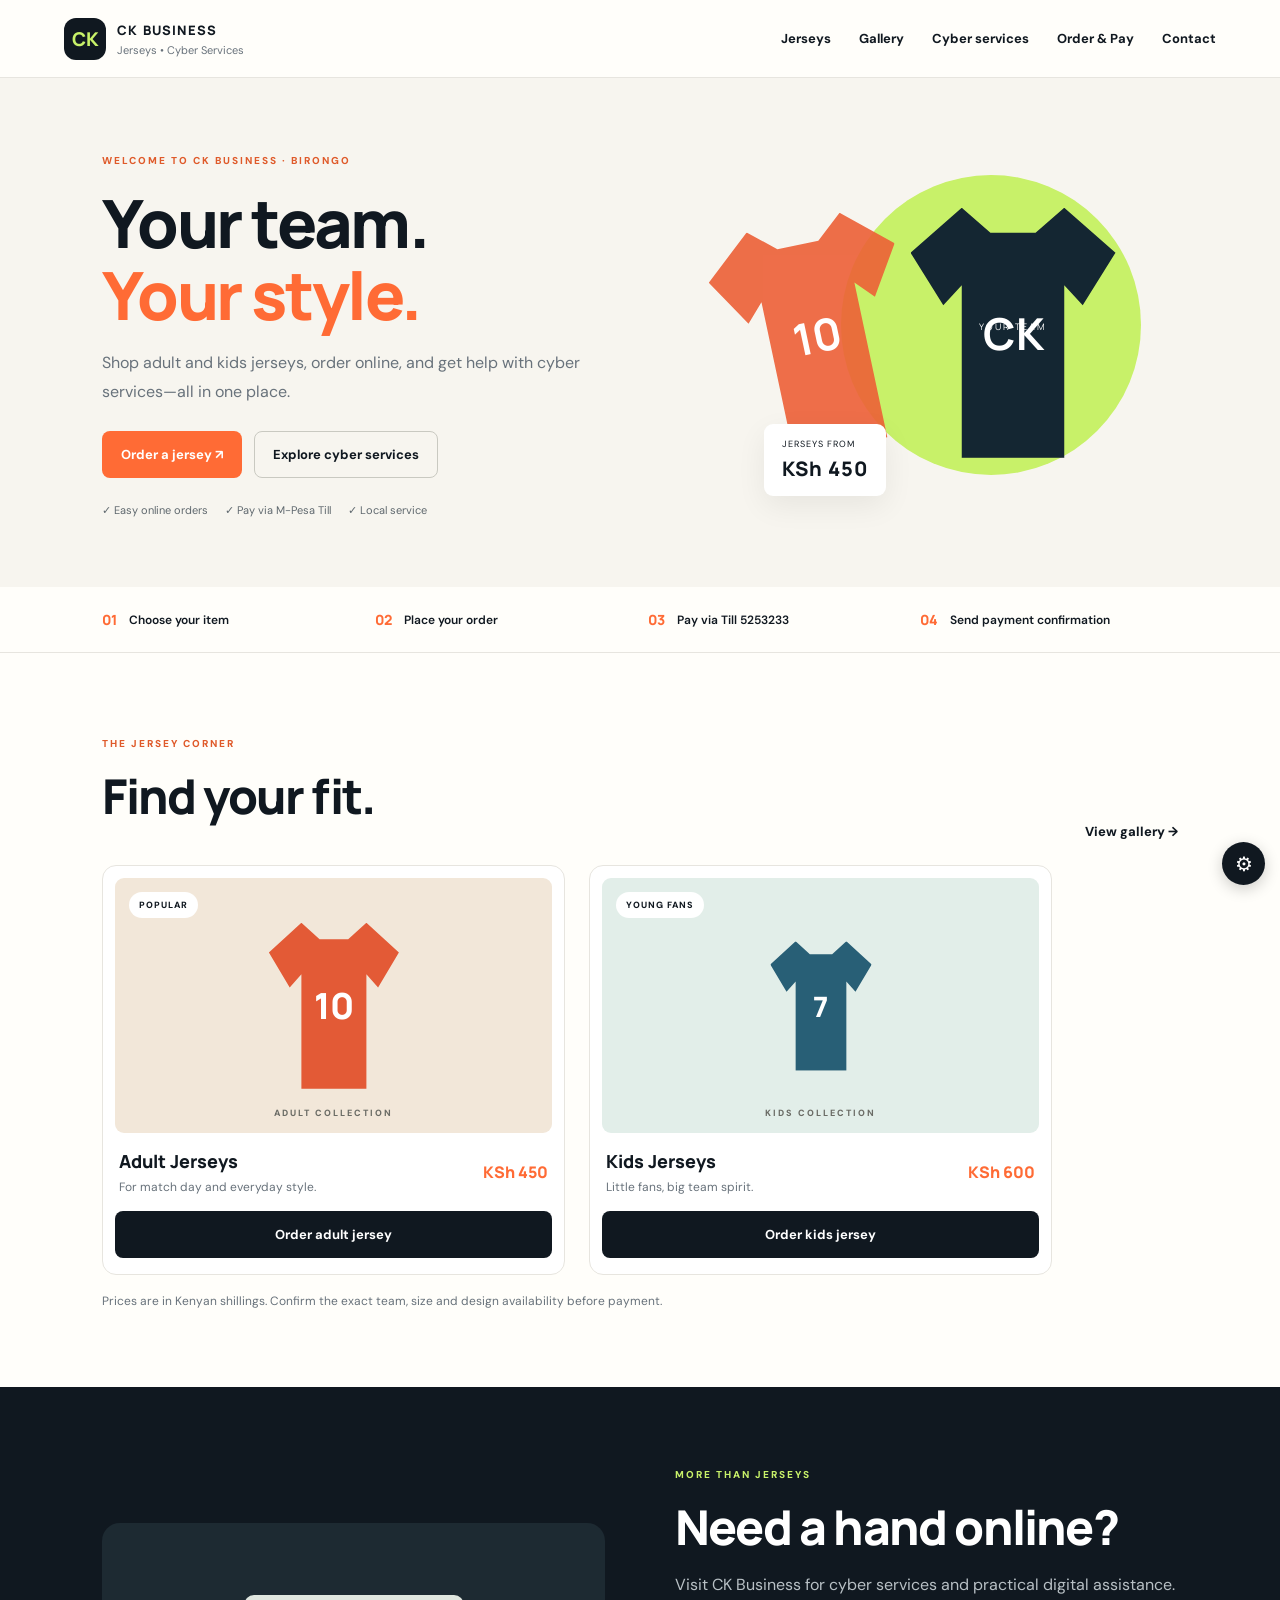
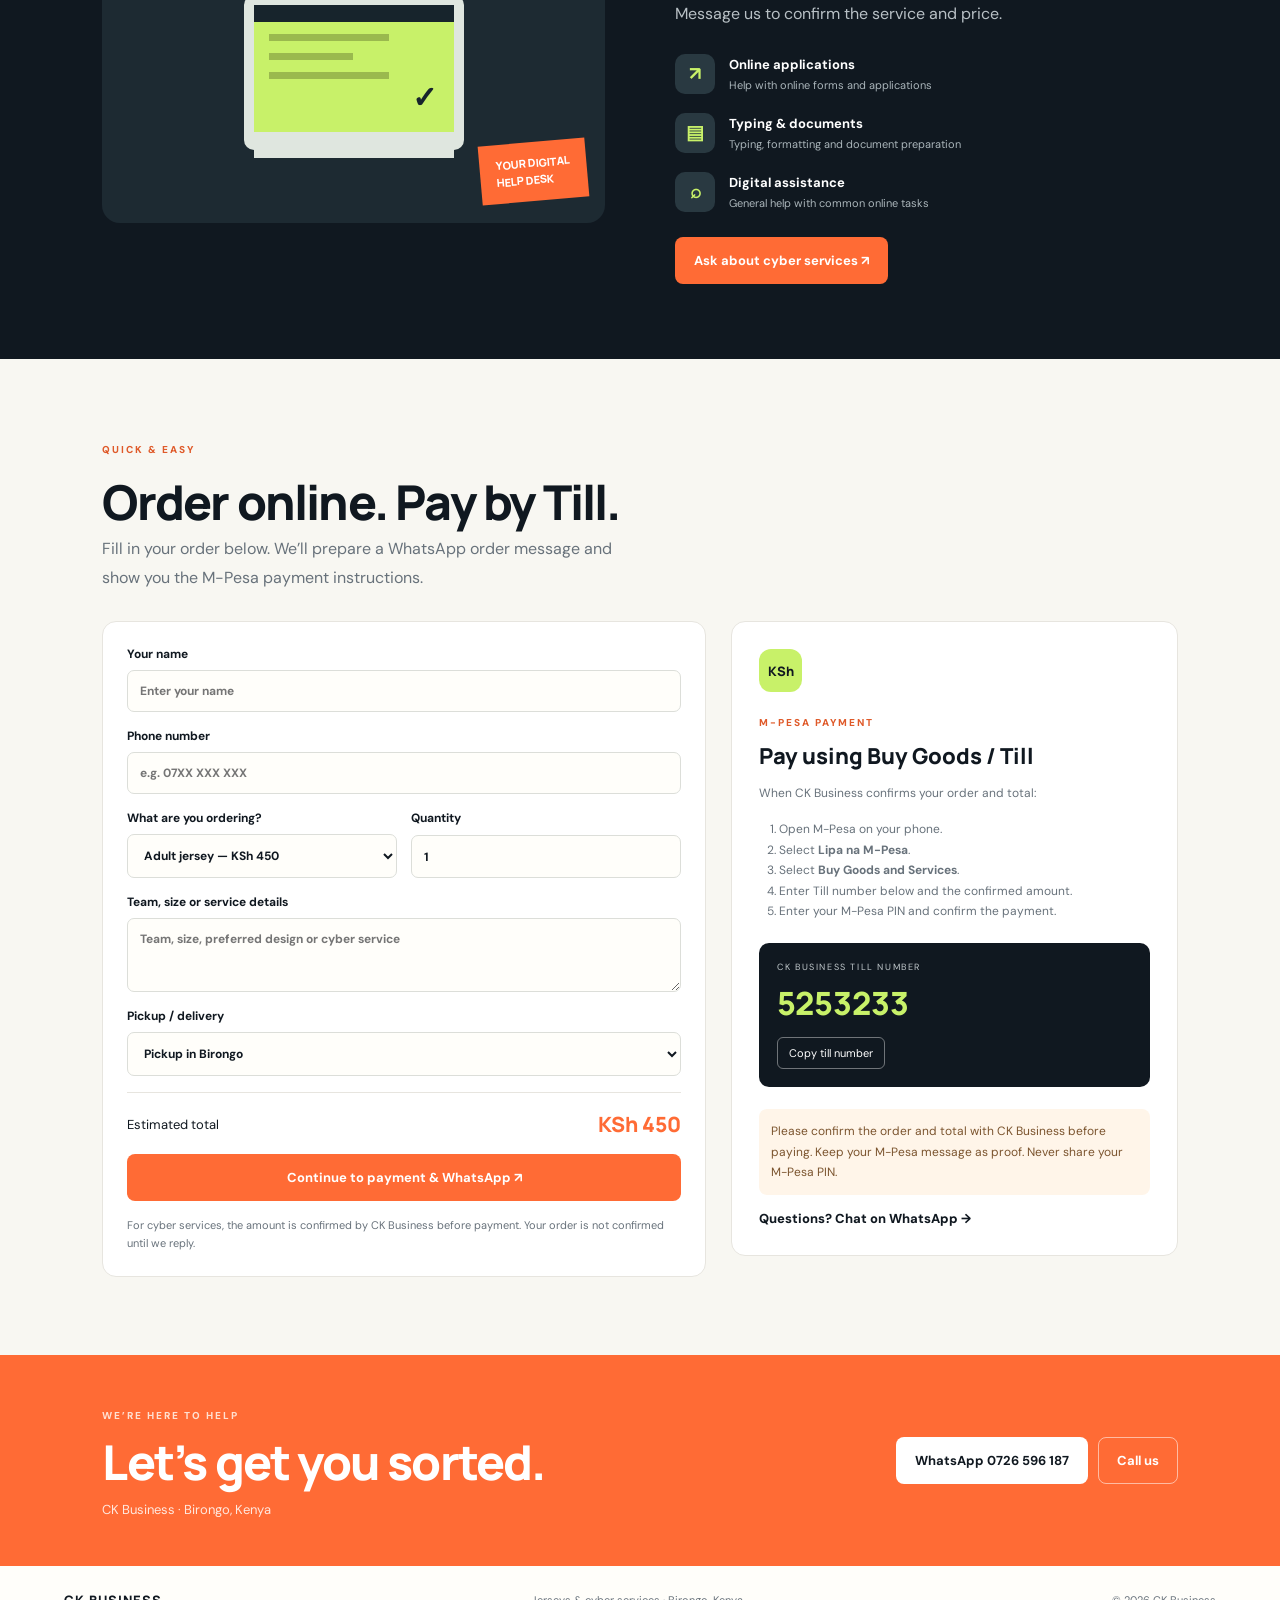
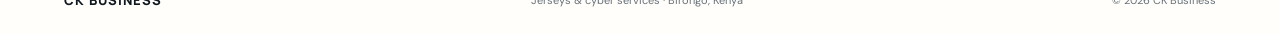
<file: CK-Business-Editable-Gallery-Admin/index.html>
<!doctype html>
<html lang="en">
<head>
<meta charset="utf-8"><meta name="viewport" content="width=device-width, initial-scale=1">
<meta name="theme-color" content="#101820"><meta name="description" content="CK Business in Birongo: jerseys and cyber services.">
<title>CK Business | Jerseys & Cyber Services</title><link rel="stylesheet" href="style.css">
</head>
<body>
<header class="header"><a class="brand" href="#home"><span class="logo">CK</span><span><b>CK BUSINESS</b><small>Jerseys • Cyber Services</small></span></a><button class="menu" id="menu">☰</button><nav id="nav"><a href="#jerseys">Jerseys</a><a href="gallery.html">Gallery</a><a href="#cyber">Cyber services</a><a href="#order">Order & Pay</a><a href="#contact">Contact</a></nav></header>
<main>
<section class="hero" id="home"><div><span class="eyebrow">WELCOME TO CK BUSINESS · BIRONGO</span><h1>Your team.<br><em>Your style.</em></h1><p>Shop adult and kids jerseys, order online, and get help with cyber services—all in one place.</p><div class="actions"><a class="btn primary" href="#order">Order a jersey ↗</a><a class="btn outline" href="#cyber">Explore cyber services</a></div><div class="ticks"><span>✓ Easy online orders</span><span>✓ Pay via M-Pesa Till</span><span>✓ Local service</span></div></div><div class="hero-art"><div class="circle"></div><div class="shirt shirt-back"><b>10</b></div><div class="shirt shirt-front"><b>CK</b><small>YOUR TEAM</small></div><div class="price-tag">JERSEYS FROM <strong>KSh 450</strong></div></div></section>
<section class="steps"><div><b>01</b><span>Choose your item</span></div><div><b>02</b><span>Place your order</span></div><div><b>03</b><span>Pay via Till 5253233</span></div><div><b>04</b><span>Send payment confirmation</span></div></section>
<section class="section" id="jerseys"><div class="section-title"><div><span class="eyebrow">THE JERSEY CORNER</span><h2>Find your fit.</h2></div><a class="text-link" href="gallery.html">View gallery →</a></div><div class="products">
<article class="product"><div class="product-art adult"><span class="badge">POPULAR</span><div class="mini-shirt"><b>10</b></div><span class="art-label">ADULT COLLECTION</span></div><div class="product-info"><div><h3>Adult Jerseys</h3><p>For match day and everyday style.</p></div><strong>KSh 450</strong></div><button class="btn dark full" data-order="Adult">Order adult jersey</button></article>
<article class="product"><div class="product-art kids"><span class="badge">YOUNG FANS</span><div class="mini-shirt little"><b>7</b></div><span class="art-label">KIDS COLLECTION</span></div><div class="product-info"><div><h3>Kids Jerseys</h3><p>Little fans, big team spirit.</p></div><strong>KSh 600</strong></div><button class="btn dark full" data-order="Kids">Order kids jersey</button></article></div><p class="note">Prices are in Kenyan shillings. Confirm the exact team, size and design availability before payment.</p></section>
<section class="cyber" id="cyber"><div class="cyber-illustration"><div class="monitor"><span></span><i></i><i></i><i></i><b>✓</b></div><div class="sticker">YOUR DIGITAL<br>HELP DESK</div></div><div><span class="eyebrow">MORE THAN JERSEYS</span><h2>Need a hand online?</h2><p>Visit CK Business for cyber services and practical digital assistance. Message us to confirm the service and price.</p><ul class="services"><li><b>↗</b><span><strong>Online applications</strong><small>Help with online forms and applications</small></span></li><li><b>▤</b><span><strong>Typing & documents</strong><small>Typing, formatting and document preparation</small></span></li><li><b>⌕</b><span><strong>Digital assistance</strong><small>General help with common online tasks</small></span></li></ul><a class="btn primary" href="https://wa.me/254726596187?text=Hello%20CK%20Business%2C%20I%20would%20like%20to%20ask%20about%20cyber%20services.">Ask about cyber services ↗</a></div></section>
<section class="section order-section" id="order"><span class="eyebrow">QUICK & EASY</span><h2>Order online. Pay by Till.</h2><p class="intro">Fill in your order below. We’ll prepare a WhatsApp order message and show you the M-Pesa payment instructions.</p><div class="order-layout"><form id="orderForm" class="form">
<label>Your name<input name="name" id="name" required placeholder="Enter your name"></label><label>Phone number<input name="phone" id="phone" type="tel" required placeholder="e.g. 07XX XXX XXX"></label>
<div class="two"><label>What are you ordering?<select id="item"><option value="Adult jersey" data-price="450">Adult jersey — KSh 450</option><option value="Kids jersey" data-price="600">Kids jersey — KSh 600</option><option value="Cyber service" data-price="0">Cyber service — price to confirm</option></select></label><label>Quantity<input id="qty" type="number" min="1" max="50" value="1" required></label></div>
<label>Team, size or service details<textarea id="details" rows="3" placeholder="Team, size, preferred design or cyber service"></textarea></label><label>Pickup / delivery<select id="fulfilment"><option>Pickup in Birongo</option><option>Ask about delivery</option><option>Cyber service — contact me</option></select></label>
<div class="total"><span>Estimated total</span><strong id="total">KSh 450</strong></div><button class="btn primary full" type="submit">Continue to payment & WhatsApp ↗</button><p class="form-note">For cyber services, the amount is confirmed by CK Business before payment. Your order is not confirmed until we reply.</p></form>
<aside class="payment"><span class="pay-icon">KSh</span><span class="eyebrow">M-PESA PAYMENT</span><h3>Pay using Buy Goods / Till</h3><p>When CK Business confirms your order and total:</p><ol><li>Open M-Pesa on your phone.</li><li>Select <b>Lipa na M-Pesa</b>.</li><li>Select <b>Buy Goods and Services</b>.</li><li>Enter Till number below and the confirmed amount.</li><li>Enter your M-Pesa PIN and confirm the payment.</li></ol><div class="till"><small>CK BUSINESS TILL NUMBER</small><strong>5253233</strong><button type="button" id="copyTill" class="copy">Copy till number</button></div><p class="warning">Please confirm the order and total with CK Business before paying. Keep your M-Pesa message as proof. Never share your M-Pesa PIN.</p><a class="text-link" href="https://wa.me/254726596187">Questions? Chat on WhatsApp →</a></aside></div></section>
<section class="contact" id="contact"><div><span class="eyebrow">WE’RE HERE TO HELP</span><h2>Let’s get you sorted.</h2><p>CK Business · Birongo, Kenya</p></div><div class="contact-buttons"><a class="btn light" href="https://wa.me/254726596187">WhatsApp 0726 596 187</a><a class="btn outline-light" href="tel:+254726596187">Call us</a></div></section>
</main><footer><a class="footer-brand" href="#home">CK BUSINESS</a><span>Jerseys & cyber services · Birongo, Kenya</span><span>© <span id="year"></span> CK Business</span></footer>
<button class="admin-open" id="openAdmin" title="Stock manager">⚙</button><section class="admin" id="admin" hidden><div class="admin-head"><div><span class="eyebrow">LOCAL WEBSITE TOOL</span><h2>Stock manager</h2><small>Stock is saved in this browser only.</small></div><button id="closeAdmin" class="close">×</button></div><label>Admin PIN<input id="pin" type="password" inputmode="numeric" placeholder="Default PIN: 2580"></label><button id="unlock" class="btn dark">Unlock</button><p id="adminMessage" class="form-note">Change the default PIN in script.js before publishing.</p><div id="stockEditor" hidden><div class="two"><label>Adult jerseys in stock<input id="adultStock" type="number" min="0" value="15"></label><label>Kids jerseys in stock<input id="kidsStock" type="number" min="0" value="15"></label></div><button id="saveStock" class="btn primary">Save stock</button><p id="stockMessage" class="form-note"></p></div></section>
<script src="script.js"></script></body></html>
</file>
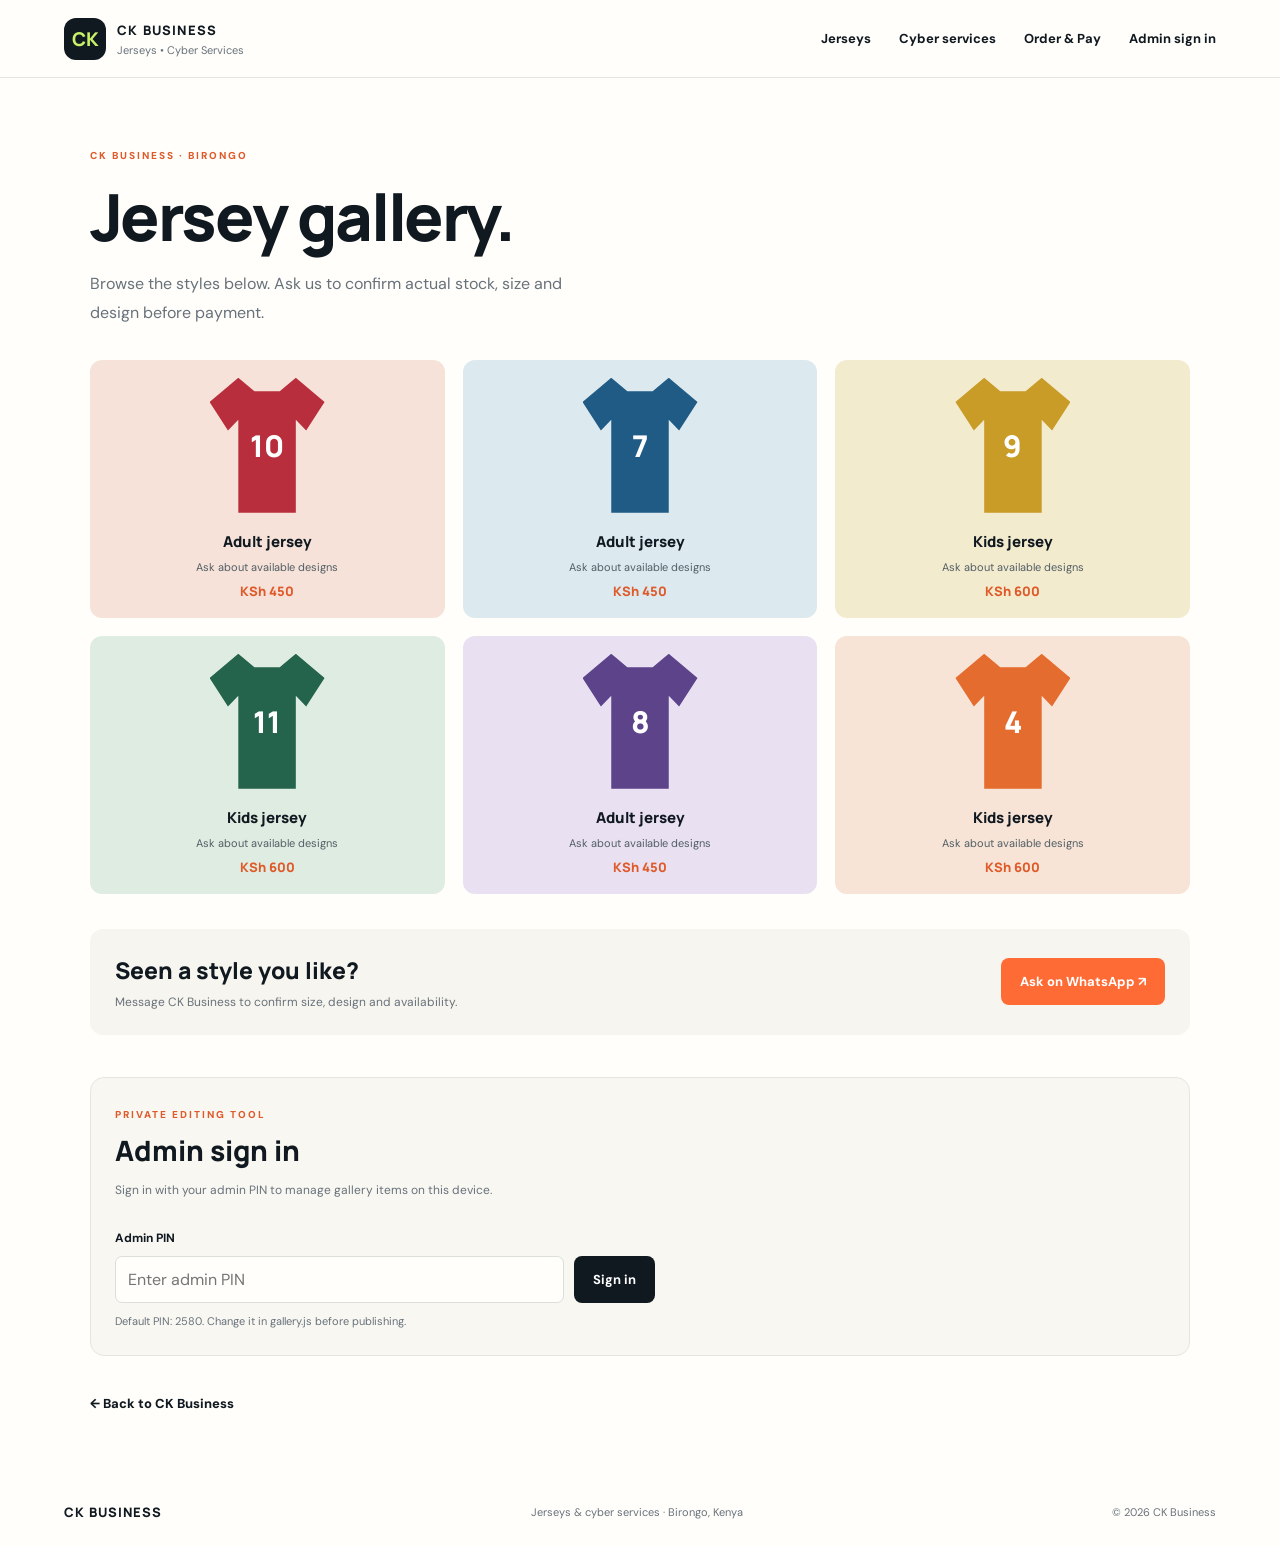
<file: CK-Business-Editable-Gallery-Admin/gallery.html>
<!doctype html>
<html lang="en"><head><meta charset="utf-8"><meta name="viewport" content="width=device-width,initial-scale=1"><meta name="theme-color" content="#101820"><title>Jersey Gallery | CK Business</title><link rel="stylesheet" href="style.css"></head>
<body><header class="header"><a class="brand" href="index.html"><span class="logo">CK</span><span><b>CK BUSINESS</b><small>Jerseys • Cyber Services</small></span></a><nav><a href="index.html#jerseys">Jerseys</a><a href="index.html#cyber">Cyber services</a><a href="index.html#order">Order & Pay</a><a href="#adminSignIn">Admin sign in</a></nav></header>
<main class="gallery-page"><span class="eyebrow">CK BUSINESS · BIRONGO</span><h1>Jersey gallery.</h1><p class="intro">Browse the styles below. Ask us to confirm actual stock, size and design before payment.</p>
<div id="galleryGrid" class="gallery-grid" aria-live="polite"></div>
<div class="gallery-cta"><div><h2>Seen a style you like?</h2><p>Message CK Business to confirm size, design and availability.</p></div><a class="btn primary" href="https://wa.me/254726596187?text=Hello%20CK%20Business%2C%20please%20show%20me%20the%20available%20jersey%20designs.">Ask on WhatsApp ↗</a></div>
<section id="adminSignIn" class="gallery-admin"><div class="admin-head"><div><span class="eyebrow">PRIVATE EDITING TOOL</span><h2>Admin sign in</h2><p class="admin-intro">Sign in with your admin PIN to manage gallery items on this device.</p></div></div>
<form id="galleryLoginForm" class="gallery-login"><label for="galleryPin">Admin PIN</label><input id="galleryPin" type="password" inputmode="numeric" autocomplete="current-password" placeholder="Enter admin PIN" required><button class="btn dark" type="submit">Sign in</button><p id="loginMessage" class="form-note" role="status">Default PIN: 2580. Change it in gallery.js before publishing.</p></form>
<div id="galleryEditor" hidden><div class="editor-top"><h3>Manage gallery</h3><button id="gallerySignOut" class="btn outline" type="button">Sign out</button></div><p class="local-warning">Changes and uploaded photos are saved only in this browser on this device. They will not appear to other customers' phones or computers.</p>
<form id="galleryItemForm" class="gallery-item-form"><input id="editItemId" type="hidden"><label>Jersey name<input id="editTitle" required maxlength="80" placeholder="e.g. Blue adult jersey"></label><div class="two"><label>Category<select id="editCategory"><option>Adult jersey</option><option>Kids jersey</option></select></label><label>Price (KSh)<input id="editPrice" type="number" min="0" step="1" value="450" required></label></div><label>Description<input id="editDescription" maxlength="160" placeholder="e.g. Available in sizes M–XL"></label><label>Jersey photo (optional)<input id="editPhoto" type="file" accept="image/*"><small class="form-note">Choose a photo from your phone. Large images are resized before saving.</small></label><div id="photoPreview" class="photo-preview" hidden></div><div class="editor-actions"><button class="btn primary" type="submit" id="saveGalleryItem">Add to gallery</button><button class="btn outline" type="button" id="cancelEdit" hidden>Cancel edit</button></div><p id="editorMessage" class="form-note" role="status"></p></form><div class="saved-items-head"><h3>Current items</h3><button id="resetGallery" class="btn outline" type="button">Reset sample gallery</button></div><div id="adminGalleryItems" class="admin-gallery-items"></div></div>
</section><a class="text-link" href="index.html">← Back to CK Business</a></main>
<footer><a class="footer-brand" href="index.html">CK BUSINESS</a><span>Jerseys & cyber services · Birongo, Kenya</span><span>© <span id="year"></span> CK Business</span></footer><script src="gallery.js"></script></body></html>
</file>
<file: CK-Business-Editable-Gallery-Admin/style.css>
@import url('https://fonts.googleapis.com/css2?family=DM+Sans:wght@400;500;600;700&family=Manrope:wght@400;500;600;700;800&display=swap');
:root{--ink:#101820;--muted:#68727b;--cream:#f7f5ef;--paper:#fffefa;--orange:#ff6b35;--line:#e7e5df;--green:#c8f169}*{box-sizing:border-box}html{scroll-behavior:smooth;scroll-padding-top:85px}body{margin:0;color:var(--ink);background:var(--paper);font-family:'DM Sans',Arial,sans-serif}a{color:inherit;text-decoration:none}button,input,select,textarea{font:inherit}.header{height:78px;padding:0 max(5vw,20px);display:flex;align-items:center;justify-content:space-between;background:#fffefa;border-bottom:1px solid var(--line);position:sticky;top:0;z-index:5}.brand{display:flex;align-items:center;gap:11px}.logo{display:grid;place-items:center;background:var(--ink);color:var(--green);font:800 19px Manrope;width:42px;height:42px;border-radius:12px}.brand b,.brand small{display:block}.brand b{font:800 13px Manrope;letter-spacing:1.2px}.brand small{font-size:11px;color:var(--muted);margin-top:4px}.header nav{display:flex;gap:28px}.header nav a{font-size:13px;font-weight:700}.header nav a:hover,.text-link:hover{color:var(--orange)}.menu{display:none;background:none;border:0;font-size:24px}.hero{background:var(--cream);padding:70px max(8vw,24px);display:grid;grid-template-columns:1fr 1fr;align-items:center;gap:40px;min-height:500px;overflow:hidden}.eyebrow{font-size:10px;letter-spacing:2px;font-weight:800;color:#df5a2a}.hero h1,.section h2,.cyber h2,.contact h2,.gallery-page h1{font:800 clamp(40px,5.2vw,67px)/1.08 Manrope;letter-spacing:-2.4px;margin:18px 0}.hero h1 em{font-style:normal;color:var(--orange)}.hero p,.cyber p,.intro{color:var(--muted);line-height:1.8;max-width:520px}.actions{display:flex;gap:12px;flex-wrap:wrap;margin:25px 0}.btn{display:inline-flex;align-items:center;justify-content:center;gap:10px;padding:14px 18px;border-radius:8px;border:1px solid transparent;font-size:13px;font-weight:700;cursor:pointer}.primary{background:var(--orange);color:white}.primary:hover{background:#e95a28}.outline{border-color:#c9c9c1}.dark{background:var(--ink);color:white}.light{background:white;color:var(--ink)}.outline-light{border-color:#ffffff8a;color:white}.full{width:100%}.ticks{display:flex;gap:17px;flex-wrap:wrap;color:#5f686e;font-size:11px;margin-top:25px}.hero-art{height:340px;position:relative;display:flex;align-items:center;justify-content:center}.circle{position:absolute;width:300px;height:300px;border-radius:50%;background:var(--green);right:7%;top:12px}.shirt{position:absolute;clip-path:polygon(25% 0,39% 10%,61% 10%,75% 0,100% 18%,84% 39%,75% 31%,75% 100%,25% 100%,25% 31%,16% 39%,0 18%);display:flex;justify-content:center;align-items:center;color:white;font-family:Manrope}.shirt b{font-size:44px}.shirt small{position:absolute;top:45%;font-size:9px;letter-spacing:2px}.shirt-back{width:190px;height:230px;background:#ed6037;transform:rotate(-12deg);left:12%;top:57px;opacity:.9}.shirt-front{width:205px;height:250px;background:#142632;right:12%;top:45px;box-shadow:0 18px 30px #1112}.price-tag{position:absolute;bottom:7px;left:20%;background:white;padding:14px 18px;border-radius:9px;box-shadow:0 10px 30px #1111;font-size:9px;letter-spacing:1px}.price-tag strong{display:block;font:800 20px Manrope;margin-top:5px}.steps{display:grid;grid-template-columns:repeat(4,1fr);padding:23px 8%;border-bottom:1px solid var(--line);gap:15px}.steps div{display:flex;align-items:center;gap:12px;font-size:12px;font-weight:600}.steps b{font:800 14px Manrope;color:var(--orange)}.section{padding:78px max(8vw,24px)}.section-title{display:flex;justify-content:space-between;align-items:end;margin-bottom:25px}.section h2,.cyber h2,.contact h2{font-size:clamp(34px,4vw,48px);letter-spacing:-1.8px}.text-link{font-size:13px;font-weight:800}.products{display:grid;grid-template-columns:repeat(2,minmax(0,1fr));gap:24px;max-width:950px}.product{border:1px solid var(--line);border-radius:14px;padding:12px 12px 16px;background:white}.product-art{height:255px;border-radius:9px;position:relative;display:grid;place-items:center;overflow:hidden}.adult{background:#f2e7d9}.kids{background:#e2eee9}.badge{position:absolute;top:14px;left:14px;background:white;border-radius:30px;padding:7px 10px;font-size:9px;font-weight:800;letter-spacing:1px}.mini-shirt{width:130px;height:166px;clip-path:polygon(25% 0,39% 10%,61% 10%,75% 0,100% 18%,84% 39%,75% 31%,75% 100%,25% 100%,25% 31%,16% 39%,0 18%);background:#e35a36;color:white;display:grid;place-items:center;filter:drop-shadow(0 10px 12px #0002)}.mini-shirt b{font:800 36px Manrope}.kids .mini-shirt{background:#285f76}.mini-shirt.little{transform:scale(.78)}.art-label{position:absolute;bottom:14px;font-size:9px;letter-spacing:2px;font-weight:800;color:#6a6b65}.product-info{display:flex;justify-content:space-between;align-items:center;gap:12px;padding:16px 4px}.product-info h3{font:800 18px Manrope;margin:0 0 6px}.product-info p,.note{font-size:12px;color:var(--muted);margin:0}.product-info>strong{white-space:nowrap;font:800 16px Manrope;color:var(--orange)}.note{margin-top:18px}.cyber{background:var(--ink);color:white;padding:75px max(8vw,24px);display:grid;grid-template-columns:1fr 1fr;align-items:center;gap:70px}.cyber .eyebrow{color:var(--green)}.cyber p{color:#b8c0c5}.cyber-illustration{height:300px;background:#1d2a32;border-radius:18px;display:grid;place-items:center;position:relative}.monitor{width:220px;height:155px;border:10px solid #dfe6df;border-bottom-width:18px;border-radius:10px;background:#c8f169;position:relative;box-shadow:0 18px 0 -10px #dfe6df}.monitor span{display:block;height:17px;background:#17242c}.monitor i{display:block;height:7px;width:60%;background:#9ab94e;margin:12px 15px}.monitor i:nth-of-type(2){width:42%}.monitor b{position:absolute;right:17px;bottom:15px;font-size:30px;color:#17242c}.sticker{position:absolute;bottom:22px;right:18px;background:var(--orange);padding:13px 16px;transform:rotate(-5deg);font:800 11px/1.5 Manrope}.services{padding:0;list-style:none;margin:25px 0;display:grid;gap:19px}.services li{display:flex;align-items:center;gap:14px}.services li>b{width:40px;height:40px;display:grid;place-items:center;background:#293941;border-radius:10px;color:var(--green);font-size:19px}.services strong,.services small{display:block}.services strong{font-size:13px}.services small{font-size:11px;color:#aab5ba;margin-top:5px}.order-section{background:#f8f7f2}.order-section h2{margin-bottom:8px}.intro{margin-top:0}.order-layout{display:grid;grid-template-columns:1.15fr .85fr;gap:25px;margin-top:28px;align-items:start}.form,.payment{background:white;border:1px solid var(--line);border-radius:14px;padding:24px}.form{display:grid;gap:16px}.form label,.admin label{display:grid;gap:8px;font-size:12px;font-weight:700}.form input,.form select,.form textarea,.admin input{width:100%;border:1px solid #dcded9;border-radius:7px;padding:12px;background:#fffefa;color:var(--ink);outline-color:var(--orange)}.form textarea{resize:vertical}.two{display:grid;grid-template-columns:1fr 1fr;gap:14px}.total{border-top:1px solid var(--line);padding-top:17px;display:flex;justify-content:space-between;align-items:center;font-size:13px}.total strong{font:800 21px Manrope;color:var(--orange)}.form-note{font-size:11px;line-height:1.6;color:var(--muted);margin:0}.payment{padding:27px}.pay-icon{display:grid;place-items:center;width:43px;height:43px;background:var(--green);border-radius:12px;font:800 13px Manrope;margin-bottom:18px}.payment h3{font:800 22px Manrope;margin:10px 0}.payment p,.payment li{font-size:12px;line-height:1.7;color:var(--muted)}.payment ol{padding-left:20px}.till{margin:22px 0;padding:18px;background:var(--ink);color:white;border-radius:10px}.till small,.till strong{display:block}.till small{font-size:9px;letter-spacing:1.6px;color:#c1c9cc}.till strong{font:800 32px Manrope;color:var(--green);margin:8px 0 12px}.copy{border:1px solid #ffffff66;border-radius:6px;background:transparent;color:white;padding:8px 11px;font-size:11px;cursor:pointer}.warning{background:#fff5e9;padding:12px;border-radius:8px;color:#7b542e!important}.contact{padding:48px max(8vw,24px);background:var(--orange);color:white;display:flex;align-items:center;justify-content:space-between;gap:25px}.contact .eyebrow{color:#ffe0d1}.contact h2{margin:12px 0}.contact p{margin-bottom:0;color:#ffe8df;font-size:13px}.contact-buttons{display:flex;gap:10px;flex-wrap:wrap}footer{display:flex;justify-content:space-between;gap:15px;align-items:center;padding:25px max(5vw,20px);font-size:11px;color:var(--muted)}.footer-brand{font:800 13px Manrope;color:var(--ink);letter-spacing:1px}.admin-open{position:fixed;right:15px;bottom:15px;border:0;border-radius:50%;width:43px;height:43px;background:var(--ink);color:white;font-size:20px;z-index:6;box-shadow:0 4px 15px #0003}.admin{position:fixed;z-index:20;right:14px;bottom:68px;background:white;border:1px solid var(--line);box-shadow:0 12px 50px #0003;border-radius:13px;padding:20px;width:min(380px,calc(100% - 28px));max-height:80vh;overflow:auto}.admin-head{display:flex;justify-content:space-between;align-items:start}.admin h2{margin:7px 0;font:800 25px Manrope}.admin small{color:var(--muted)}.admin .close{border:0;background:none;font-size:25px}.admin>label{margin:15px 0}.admin-message{font-size:11px;color:var(--muted);line-height:1.5}.gallery-page{padding:65px max(7vw,22px)}.gallery-page h1{font-size:clamp(42px,6vw,65px)}.gallery-grid{display:grid;grid-template-columns:repeat(3,1fr);gap:18px;margin:32px 0}.gallery-card{border-radius:12px;padding:18px;min-height:240px;display:flex;align-items:center;flex-direction:column;justify-content:center;gap:8px}.gallery-card strong{font:800 15px Manrope;margin-top:10px}.gallery-card span{font-size:11px;color:#525e65}.gallery-shirt{width:115px;height:135px;clip-path:polygon(25% 0,39% 10%,61% 10%,75% 0,100% 18%,84% 39%,75% 31%,75% 100%,25% 100%,25% 31%,16% 39%,0 18%);display:grid;place-items:center;color:white}.gallery-shirt b{font:800 30px Manrope}.red{background:#f6e2d8}.red .gallery-shirt{background:#b92e3c}.blue{background:#dceaf0}.blue .gallery-shirt{background:#205b85}.gold{background:#f3ebce}.gold .gallery-shirt{background:#c99b27}.green{background:#dfece2}.green .gallery-shirt{background:#24634c}.purple{background:#e9e0f2}.purple .gallery-shirt{background:#5c438a}.orange{background:#f7e4d6}.orange .gallery-shirt{background:#e56c2f}.gallery-cta{margin:35px 0;background:var(--cream);border-radius:13px;padding:25px;display:flex;align-items:center;justify-content:space-between;gap:20px}.gallery-cta h2{font:800 23px Manrope;margin:0 0 8px}.gallery-cta p{font-size:12px;color:var(--muted);margin:0}.gallery-page>.text-link{display:inline-block;margin-top:15px}
@media(max-width:760px){.header{height:70px}.menu{display:block}.header nav{display:none;position:absolute;left:0;right:0;top:69px;background:white;border-bottom:1px solid var(--line);padding:18px 24px;flex-direction:column;gap:20px}.header nav.show{display:flex}.hero{grid-template-columns:1fr;padding-top:50px;gap:5px}.hero-art{height:290px}.circle{width:245px;height:245px;right:10%}.shirt-back{width:155px;height:195px;left:10%;top:43px}.shirt-front{width:165px;height:210px;right:10%;top:36px}.steps{grid-template-columns:1fr 1fr;padding:20px 24px}.section{padding:55px 22px}.section-title{align-items:start;gap:10px}.products{grid-template-columns:1fr}.product-art{height:230px}.cyber{grid-template-columns:1fr;gap:35px;padding:55px 22px}.cyber-illustration{height:250px}.order-layout{grid-template-columns:1fr}.two{grid-template-columns:1fr}.contact{align-items:flex-start;flex-direction:column;padding:40px 22px}.gallery-grid{grid-template-columns:1fr 1fr;gap:10px}.gallery-card{padding:10px;min-height:210px}.gallery-cta{align-items:flex-start;flex-direction:column}footer{flex-wrap:wrap}footer span{width:100%}}@media(max-width:380px){.gallery-grid{grid-template-columns:1fr}.hero h1{font-size:42px}.ticks{gap:9px}}

/* Phone-friendly, browser-local gallery editor */
.gallery-card{position:relative;overflow:hidden}.gallery-card .gallery-shirt{flex:0 0 auto}.gallery-card.has-photo{padding:0 0 18px;overflow:hidden}.gallery-photo{display:block;width:100%;height:220px;object-fit:cover;background:#f2f2ee}.gallery-card.has-photo strong,.gallery-card.has-photo span,.gallery-card.has-photo .gallery-price{margin-left:16px;margin-right:16px}.gallery-price{font:800 13px Manrope;color:#df5a2a}.gallery-admin{margin:42px 0 24px;padding:24px;background:#f8f7f2;border:1px solid var(--line);border-radius:14px}.gallery-admin h2{font:800 28px Manrope;margin:8px 0}.admin-intro{font-size:12px;color:var(--muted);line-height:1.6}.gallery-login{display:grid;grid-template-columns:1fr auto;gap:10px;align-items:end;max-width:540px;margin-top:18px}.gallery-login label{grid-column:1/-1;font-size:12px;font-weight:700}.gallery-login input,.gallery-item-form input,.gallery-item-form select{width:100%;min-width:0;border:1px solid #dcded9;border-radius:7px;padding:12px;background:#fffefa;color:var(--ink)}.gallery-login .form-note{grid-column:1/-1}.gallery-editor[hidden],#galleryEditor[hidden]{display:none!important}.editor-top,.saved-items-head{display:flex;align-items:center;justify-content:space-between;gap:12px;flex-wrap:wrap;margin-top:22px}.editor-top h3,.saved-items-head h3{font:800 20px Manrope;margin:0}.local-warning{padding:12px;border-radius:8px;background:#fff0dc;color:#704c25;font-size:12px;line-height:1.6}.gallery-item-form{display:grid;gap:14px;padding:18px;background:white;border:1px solid var(--line);border-radius:10px}.gallery-item-form label{display:grid;gap:7px;font-size:12px;font-weight:700}.gallery-item-form .two{grid-template-columns:1fr 1fr}.gallery-item-form input[type=file]{padding:9px}.photo-preview img{width:100%;max-width:280px;max-height:280px;object-fit:contain;border-radius:8px;background:#eee}.editor-actions{display:flex;gap:9px;flex-wrap:wrap}.admin-gallery-items{display:grid;gap:9px;margin-top:14px}.admin-gallery-row{display:flex;align-items:center;gap:10px;padding:10px;background:white;border:1px solid var(--line);border-radius:9px;min-width:0}.admin-thumb{width:48px;height:54px;flex:0 0 48px;background:#e8ece7;border-radius:6px;display:grid;place-items:center;overflow:hidden;font-weight:800}.admin-thumb img{width:100%;height:100%;object-fit:cover}.admin-row-info{flex:1;min-width:0}.admin-row-info strong,.admin-row-info small{display:block;overflow-wrap:anywhere}.admin-row-info strong{font-size:12px}.admin-row-info small{font-size:10px;color:var(--muted);margin-top:4px}.admin-gallery-row .btn{padding:9px 10px;font-size:11px}.delete-item{background:#fff0ee;color:#9d2e26;border:1px solid #f0d2ce;border-radius:8px;cursor:pointer}.gallery-page .text-link{display:inline-block;margin-top:15px}
@media(max-width:520px){.gallery-admin{padding:16px;margin-top:30px}.gallery-login{grid-template-columns:1fr}.gallery-login label,.gallery-login .form-note{grid-column:auto}.gallery-login .btn{width:100%}.gallery-item-form .two{grid-template-columns:1fr}.admin-gallery-row{gap:6px;padding:7px}.admin-gallery-row .btn{padding:8px 7px;font-size:10px}.admin-thumb{width:40px;flex-basis:40px;height:48px}.admin-row-info strong{font-size:11px}.gallery-photo{height:180px}}
</file>
